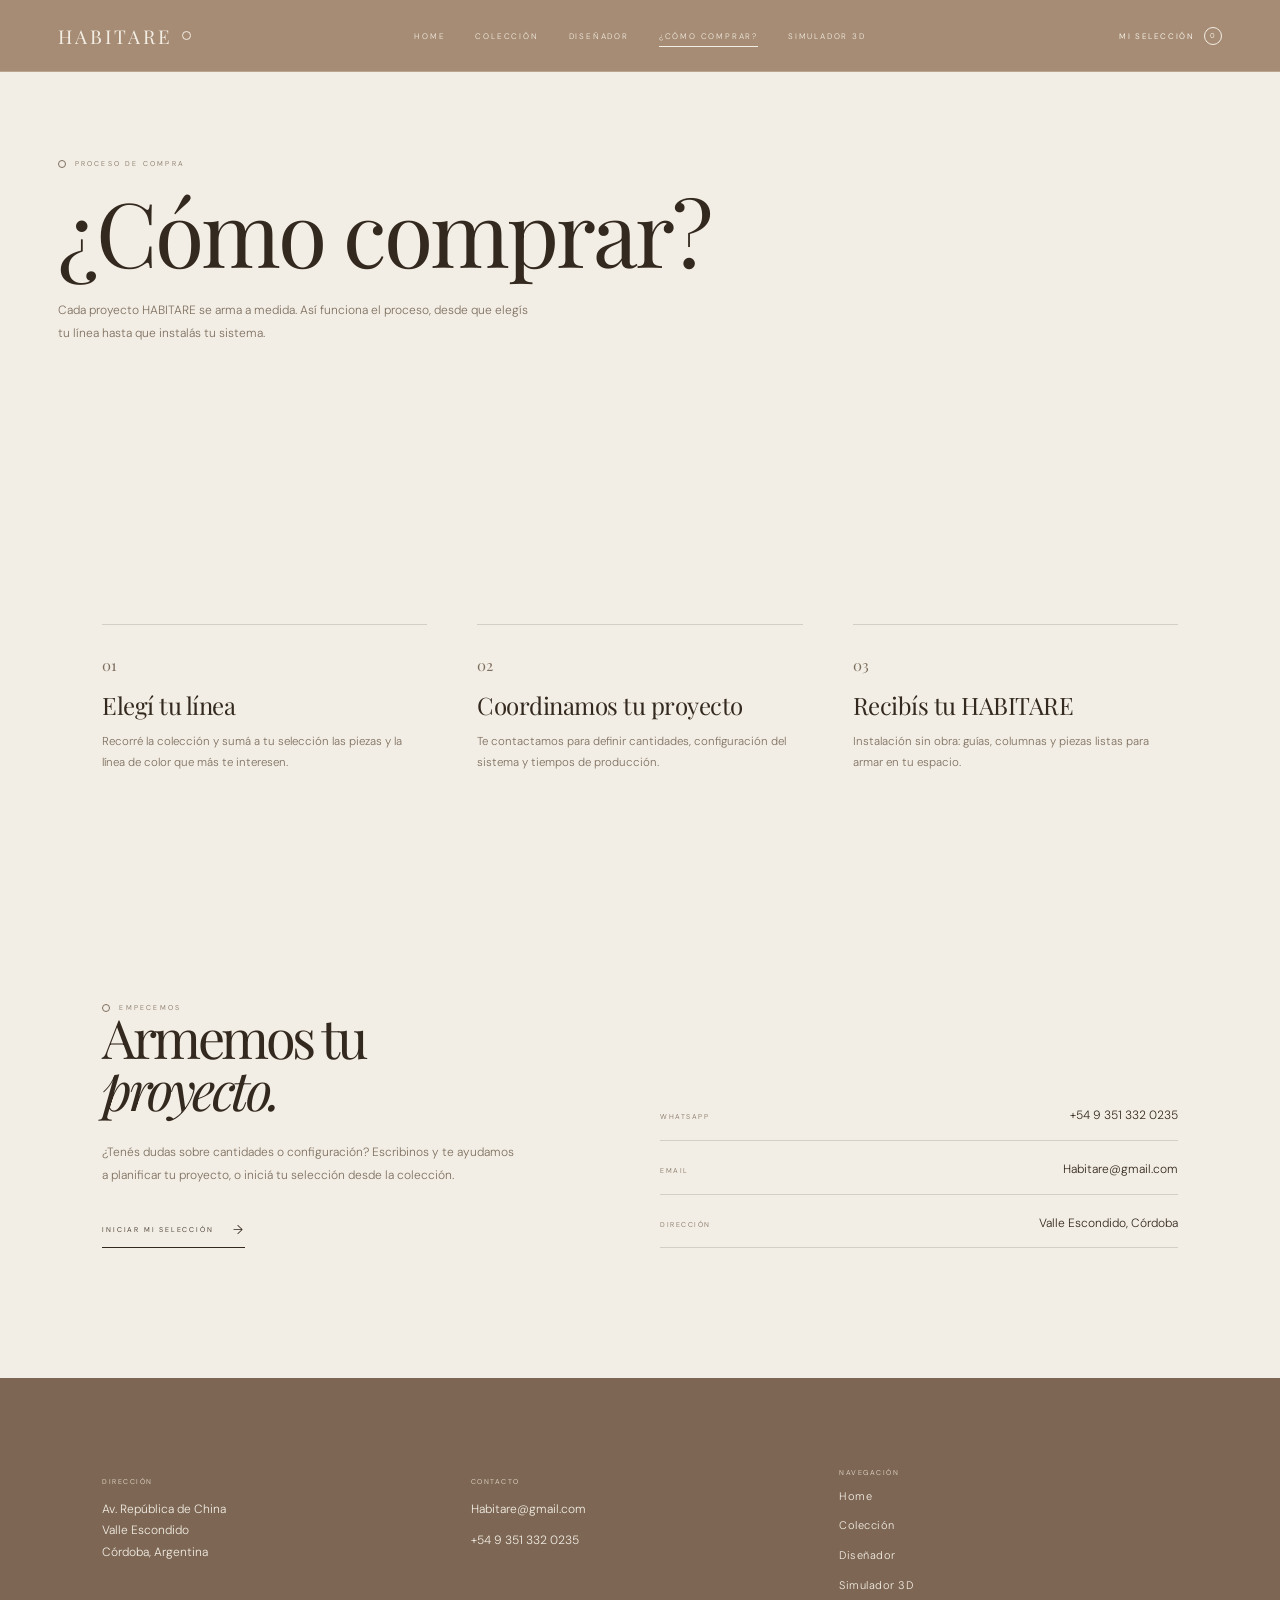
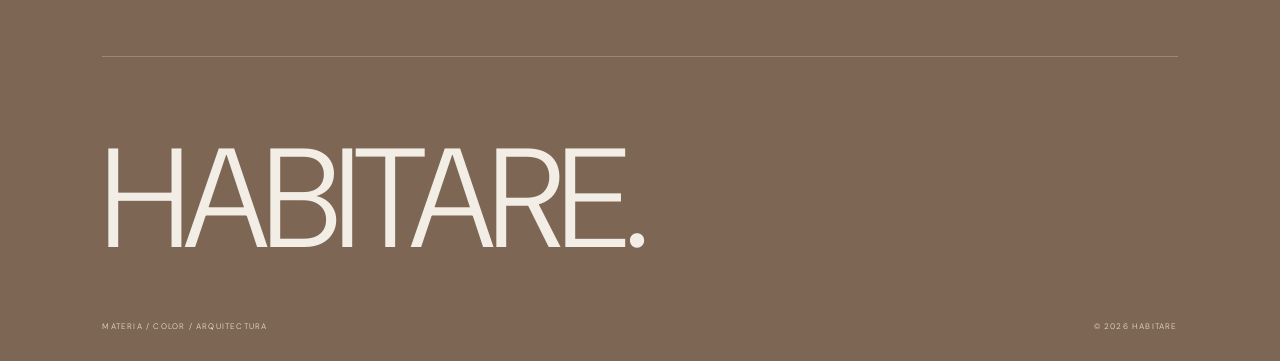
<file: docs/como-comprar.html>
<!DOCTYPE html>
<html lang="es">

<head>
    <meta charset="UTF-8">
    <meta name="viewport" content="width=device-width, initial-scale=1.0">
    <meta name="description" content="Así funciona el proceso de compra de HABITARE: elegí tu línea, coordinamos tu proyecto y recibís tu sistema listo para instalar.">

    <title>¿Cómo comprar? — HABITARE</title>

    <link rel="preconnect" href="https://fonts.googleapis.com">
    <link rel="preconnect" href="https://fonts.gstatic.com" crossorigin>
    <link href="https://fonts.googleapis.com/css2?family=DM+Sans:wght@300;400;500&family=Playfair+Display:ital,wght@0,400;1,400&display=swap" rel="stylesheet">

    <link rel="stylesheet" href="style.css">
</head>

<body>

<header class="header">

    <a href="index.html" class="logo">
        <span class="logo-word">HABITARE</span>
        <span class="logo-ring"></span>
    </a>

    <nav>
        <a href="index.html">Home</a>
        <a href="coleccion.html">Colección</a>
        <a href="disenador.html">Diseñador</a>
        <a href="como-comprar.html" aria-current="page">¿Cómo comprar?</a>
    </nav>

    <div class="header-right">
        <button class="open-selection">
            Mi selección
            <span class="selection-number">0</span>
        </button>
        <button class="menu-toggle" aria-label="Abrir menú"><span></span></button>
    </div>

</header>

<nav class="mobile-nav">
    <a href="index.html">Home</a>
    <a href="coleccion.html">Colección</a>
    <a href="disenador.html">Diseñador</a>
    <a href="como-comprar.html">¿Cómo comprar?</a>
</nav>

<!-- SELECCIÓN -->
<div class="selection-backdrop"></div>

<aside class="selection-panel">
    <div class="selection-top">
        <div>
            <small>HABITARE</small>
            <h2>Mi selección</h2>
        </div>
        <button class="close-selection" aria-label="Cerrar">×</button>
    </div>

    <div class="selection-content"></div>

    <div class="selection-empty">
        <h3>Todavía no armaste tu selección</h3>
        <p>Recorré la colección y sumá las piezas que más te gusten.</p>
    </div>

    <div class="selection-bottom">
        <div class="selection-count-line"></div>
        <p>Con tu selección armada, coordinamos cantidades, configuración y tiempos de producción a medida.</p>
        <a class="quote-btn whatsapp" target="_blank" rel="noopener">SOLICITAR POR WHATSAPP →</a>
        <a class="quote-btn email">ENVIAR POR EMAIL →</a>
    </div>
</aside>


<main>

<!-- HERO -->
<section class="page-hero">
    <span class="overline">PROCESO DE COMPRA</span>
    <h1>¿Cómo comprar?</h1>
    <p>
        Cada proyecto HABITARE se arma a medida. Así funciona el proceso,
        desde que elegís tu línea hasta que instalás tu sistema.
    </p>
</section>


<!-- PASOS -->
<section class="proceso">

    <div class="steps">

        <div class="step">
            <span class="step-number">01</span>
            <h3>Elegí tu línea</h3>
            <p>Recorré la colección y sumá a tu selección las piezas y la línea de color que más te interesen.</p>
        </div>

        <div class="step">
            <span class="step-number">02</span>
            <h3>Coordinamos tu proyecto</h3>
            <p>Te contactamos para definir cantidades, configuración del sistema y tiempos de producción.</p>
        </div>

        <div class="step">
            <span class="step-number">03</span>
            <h3>Recibís tu HABITARE</h3>
            <p>Instalación sin obra: guías, columnas y piezas listas para armar en tu espacio.</p>
        </div>

    </div>

</section>


<!-- CONTACTO -->
<section class="contact-block" id="contacto">

    <div>
        <span class="overline">EMPECEMOS</span>
        <h2>Armemos tu<br><i>proyecto.</i></h2>
        <p style="margin-top:26px;font-size:12px;line-height:1.9;color:var(--muted);max-width:420px;">
            ¿Tenés dudas sobre cantidades o configuración? Escribinos y te
            ayudamos a planificar tu proyecto, o iniciá tu selección desde la
            colección.
        </p>
        <div class="hero-ctas" style="margin-top:34px;">
            <a href="coleccion.html" class="btn-line">
                INICIAR MI SELECCIÓN
                <span>→</span>
            </a>
        </div>
    </div>

    <div class="contact-methods">
        <div class="contact-method">
            <span>WHATSAPP</span>
            <a href="https://wa.me/5493513320235" target="_blank" rel="noopener">+54 9 351 332 0235</a>
        </div>
        <div class="contact-method">
            <span>EMAIL</span>
            <a href="mailto:Habitare@gmail.com">Habitare@gmail.com</a>
        </div>
        <div class="contact-method">
            <span>DIRECCIÓN</span>
            <span>Valle Escondido, Córdoba</span>
        </div>
    </div>

</section>

</main>


<!-- FOOTER -->
<footer class="site-footer">

    <div class="footer-top">

        <div class="footer-col">
            <span>DIRECCIÓN</span>
            <p>Av. República de China<br>Valle Escondido<br>Córdoba, Argentina</p>
        </div>

        <div class="footer-col">
            <span>CONTACTO</span>
            <a href="mailto:Habitare@gmail.com">Habitare@gmail.com</a>
            <a href="https://wa.me/5493513320235" target="_blank" rel="noopener">+54 9 351 332 0235</a>
        </div>

        <div class="footer-col footer-nav">
            <span>NAVEGACIÓN</span>
            <a href="index.html">Home</a>
            <a href="coleccion.html">Colección</a>
            <a href="disenador.html">Diseñador</a>
        </div>

    </div>

    <div class="footer-word">HABITARE.</div>

    <div class="footer-bottom">
        <span>MATERIA / COLOR / ARQUITECTURA</span>
        <span>© 2026 HABITARE</span>
    </div>

</footer>

<script src="script.js"></script>

</body>
</html>
</file>
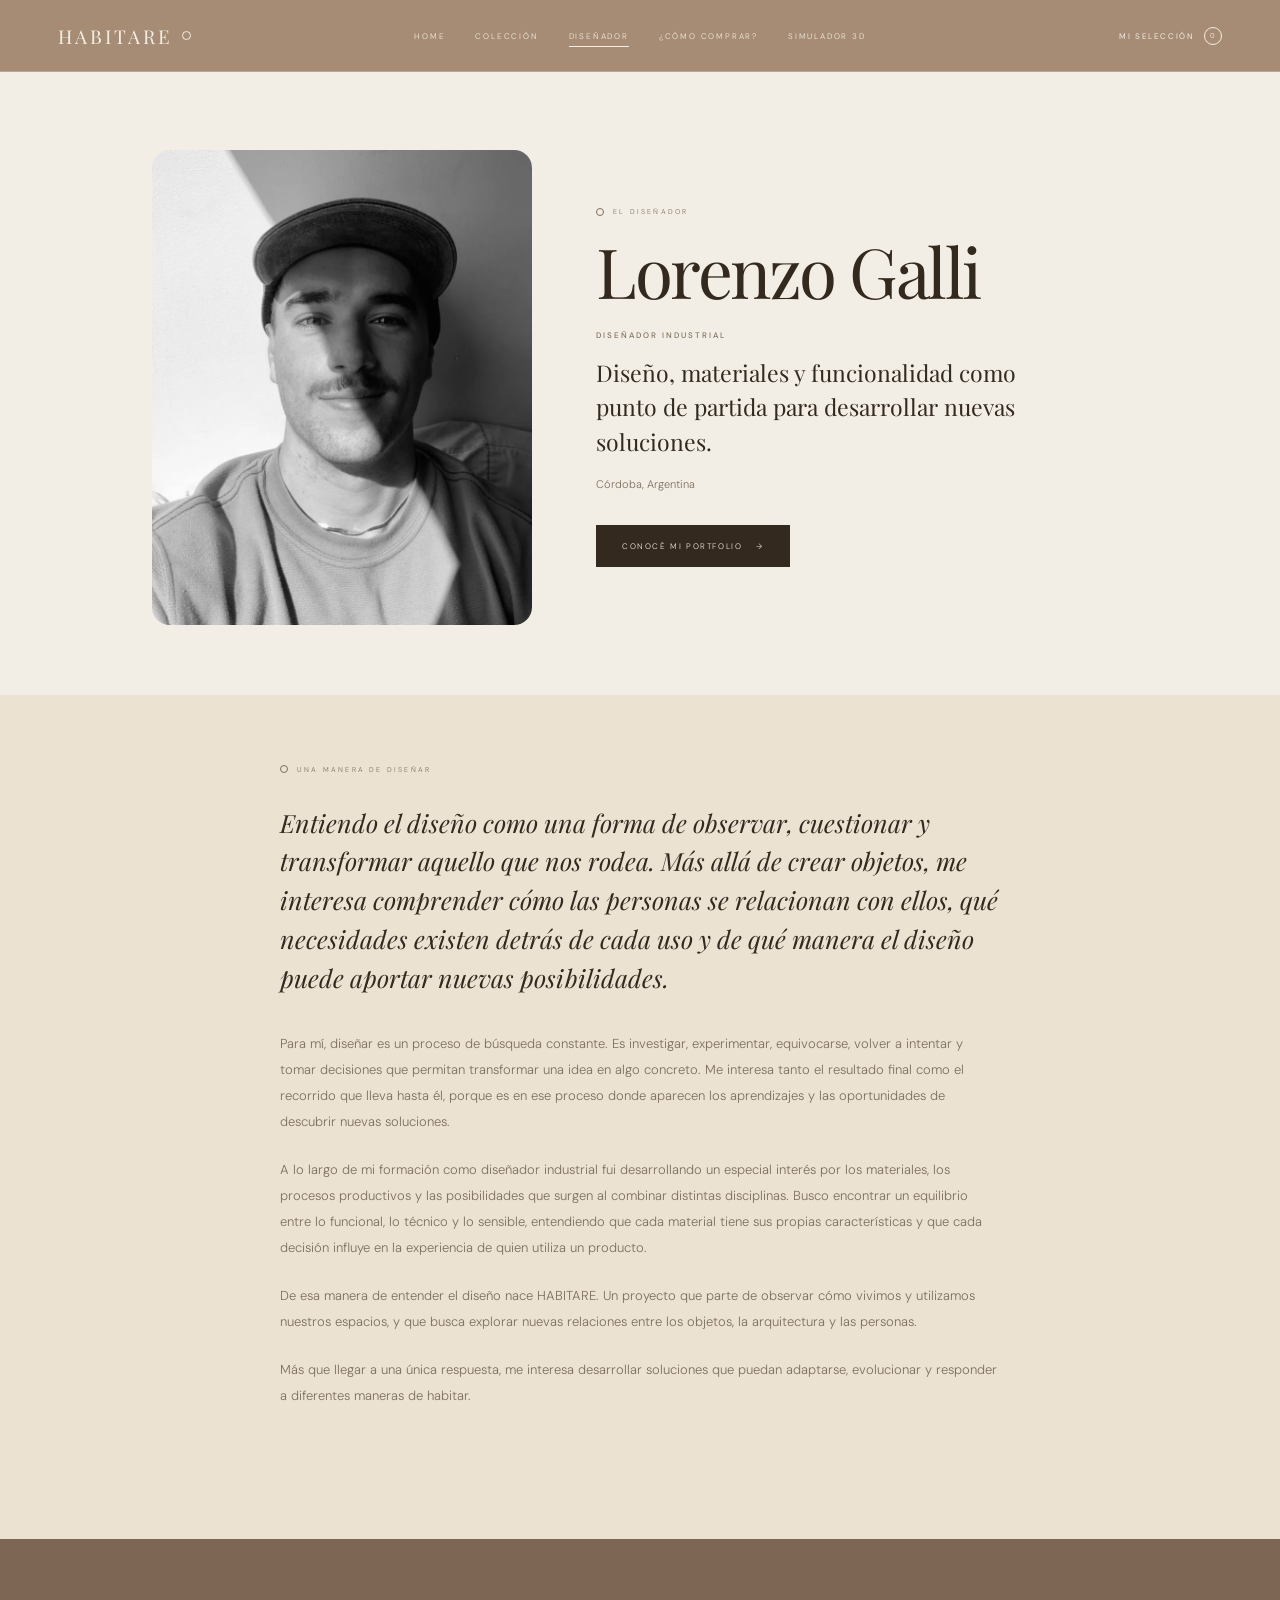
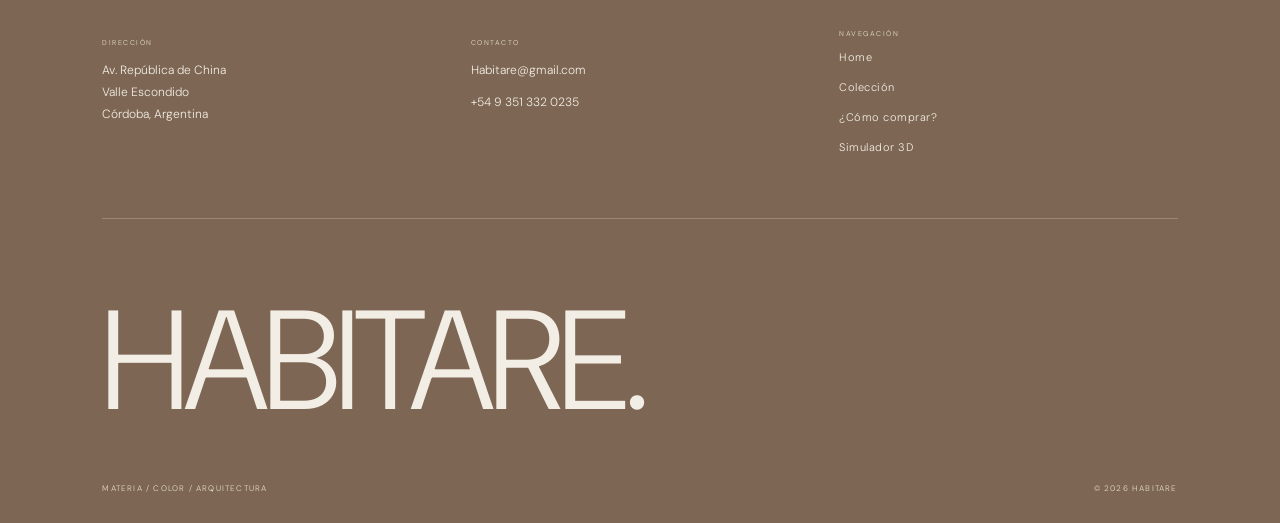
<file: docs/disenador.html>
<!DOCTYPE html>
<html lang="es">

<head>
    <meta charset="UTF-8">
    <meta name="viewport" content="width=device-width, initial-scale=1.0">
    <meta name="description" content="Conocé la historia y el enfoque de diseño detrás de HABITARE.">

    <title>Diseñador — HABITARE</title>

    <link rel="preconnect" href="https://fonts.googleapis.com">
    <link rel="preconnect" href="https://fonts.gstatic.com" crossorigin>
    <link href="https://fonts.googleapis.com/css2?family=DM+Sans:wght@300;400;500&family=Playfair+Display:ital,wght@0,400;1,400&display=swap" rel="stylesheet">

    <link rel="stylesheet" href="style.css">

    <style>
        /* ===== Página Diseñador ===== */
        .disenador-perfil {
            padding: 150px 8vw 70px;
            display: grid;
            grid-template-columns: minmax(0, 5fr) minmax(0, 7fr);
            gap: 64px;
            align-items: center;
            max-width: 1180px;
            margin: 0 auto;
        }

        .disenador-foto img {
            width: 100%;
            height: auto;
            aspect-ratio: 4 / 5;
            object-fit: cover;
            border-radius: 18px;
        }

        .disenador-datos h1 {
            margin-top: 22px;
            font-size: clamp(44px, 5.4vw, 76px);
            letter-spacing: -2.5px;
        }

        .disenador-rol {
            margin-top: 26px;
            font-size: 8px;
            letter-spacing: 2px;
            font-weight: 500;
            color: var(--muted);
        }

        .disenador-frase {
            margin-top: 16px;
            max-width: 440px;
            font-family: "Playfair Display", serif;
            font-size: clamp(18px, 1.8vw, 23px);
            line-height: 1.5;
        }

        .disenador-lugar {
            margin-top: 18px;
            font-size: 11px;
            color: var(--muted);
        }

        .disenador-btn {
            margin-top: 34px;
            display: inline-flex;
            align-items: center;
            gap: 14px;
            padding: 16px 26px;
            background: var(--ink);
            color: var(--cream);
            font-size: 8px;
            letter-spacing: 1.6px;
            text-transform: uppercase;
            transition: opacity .3s ease;
        }

        .disenador-btn:hover {
            opacity: .8;
        }

        .disenador-texto {
            padding: 70px 8vw 130px;
            background: var(--cream-soft);
        }

        .disenador-texto-inner {
            max-width: 720px;
            margin-left: auto;
            margin-right: auto;
        }

        .disenador-texto p {
            font-size: 13px;
            line-height: 2;
            color: var(--muted);
        }

        .disenador-texto p + p {
            margin-top: 22px;
        }

        .disenador-texto p.disenador-lead {
            margin-top: 30px;
            font-family: "Playfair Display", serif;
            font-style: italic;
            font-size: clamp(19px, 2.1vw, 25px);
            line-height: 1.55;
            color: var(--ink);
        }

        .disenador-texto p.disenador-lead + p {
            margin-top: 34px;
        }

        @media (max-width: 800px) {
            .disenador-perfil {
                grid-template-columns: 1fr;
                gap: 40px;
                padding: 110px 6vw 50px;
            }

            .disenador-foto {
                max-width: 420px;
            }

            .disenador-texto {
                padding: 60px 6vw 90px;
            }
        }
    </style>
</head>

<body>

<header class="header">

    <a href="index.html" class="logo">
        <span class="logo-word">HABITARE</span>
        <span class="logo-ring"></span>
    </a>

    <nav>
        <a href="index.html">Home</a>
        <a href="coleccion.html">Colección</a>
        <a href="disenador.html" aria-current="page">Diseñador</a>
        <a href="como-comprar.html">¿Cómo comprar?</a>
    </nav>

    <div class="header-right">
        <button class="open-selection">
            Mi selección
            <span class="selection-number">0</span>
        </button>
        <button class="menu-toggle" aria-label="Abrir menú"><span></span></button>
    </div>

</header>

<nav class="mobile-nav">
    <a href="index.html">Home</a>
    <a href="coleccion.html">Colección</a>
    <a href="disenador.html">Diseñador</a>
    <a href="como-comprar.html">¿Cómo comprar?</a>
</nav>

<!-- SELECCIÓN -->
<div class="selection-backdrop"></div>

<aside class="selection-panel">
    <div class="selection-top">
        <div>
            <small>HABITARE</small>
            <h2>Mi selección</h2>
        </div>
        <button class="close-selection" aria-label="Cerrar">×</button>
    </div>

    <div class="selection-content"></div>

    <div class="selection-empty">
        <h3>Todavía no armaste tu selección</h3>
        <p>Recorré la colección y sumá las piezas que más te gusten.</p>
    </div>

    <div class="selection-bottom">
        <div class="selection-count-line"></div>
        <p>Con tu selección armada, coordinamos cantidades, configuración y tiempos de producción a medida.</p>
        <a class="quote-btn whatsapp" target="_blank" rel="noopener">SOLICITAR POR WHATSAPP →</a>
        <a class="quote-btn email">ENVIAR POR EMAIL →</a>
    </div>
</aside>


<main>

<!-- PERFIL -->
<section class="disenador-perfil">

    <div class="disenador-foto">
        <img src="assets/images/lorenzo-galli.webp" alt="Retrato en blanco y negro de Lorenzo Galli, diseñador industrial" width="800" height="1000">
    </div>

    <div class="disenador-datos">
        <span class="overline">EL DISEÑADOR</span>
        <h1>Lorenzo Galli</h1>
        <p class="disenador-rol">DISEÑADOR INDUSTRIAL</p>
        <p class="disenador-frase">Diseño, materiales y funcionalidad como punto de partida para desarrollar nuevas soluciones.</p>
        <p class="disenador-lugar">Córdoba, Argentina</p>
        <a class="disenador-btn" href="https://online.fliphtml5.com/htvpox/wthn/#p=1" target="_blank" rel="noopener">Conocé mi portfolio <span aria-hidden="true">→</span></a>
    </div>

</section>

<!-- MANERA DE DISEÑAR -->
<section class="disenador-texto">
    <div class="disenador-texto-inner">

        <span class="overline">UNA MANERA DE DISEÑAR</span>

        <p class="disenador-lead">
            Entiendo el diseño como una forma de observar, cuestionar y transformar aquello que nos rodea. Más allá de crear objetos, me interesa comprender cómo las personas se relacionan con ellos, qué necesidades existen detrás de cada uso y de qué manera el diseño puede aportar nuevas posibilidades.
        </p>

        <p>
            Para mí, diseñar es un proceso de búsqueda constante. Es investigar, experimentar, equivocarse, volver a intentar y tomar decisiones que permitan transformar una idea en algo concreto. Me interesa tanto el resultado final como el recorrido que lleva hasta él, porque es en ese proceso donde aparecen los aprendizajes y las oportunidades de descubrir nuevas soluciones.
        </p>

        <p>
            A lo largo de mi formación como diseñador industrial fui desarrollando un especial interés por los materiales, los procesos productivos y las posibilidades que surgen al combinar distintas disciplinas. Busco encontrar un equilibrio entre lo funcional, lo técnico y lo sensible, entendiendo que cada material tiene sus propias características y que cada decisión influye en la experiencia de quien utiliza un producto.
        </p>

        <p>
            De esa manera de entender el diseño nace HABITARE. Un proyecto que parte de observar cómo vivimos y utilizamos nuestros espacios, y que busca explorar nuevas relaciones entre los objetos, la arquitectura y las personas.
        </p>

        <p>
            Más que llegar a una única respuesta, me interesa desarrollar soluciones que puedan adaptarse, evolucionar y responder a diferentes maneras de habitar.
        </p>

    </div>
</section>

</main>


<!-- FOOTER -->
<footer class="site-footer">

    <div class="footer-top">

        <div class="footer-col">
            <span>DIRECCIÓN</span>
            <p>Av. República de China<br>Valle Escondido<br>Córdoba, Argentina</p>
        </div>

        <div class="footer-col">
            <span>CONTACTO</span>
            <a href="mailto:Habitare@gmail.com">Habitare@gmail.com</a>
            <a href="https://wa.me/5493513320235" target="_blank" rel="noopener">+54 9 351 332 0235</a>
        </div>

        <div class="footer-col footer-nav">
            <span>NAVEGACIÓN</span>
            <a href="index.html">Home</a>
            <a href="coleccion.html">Colección</a>
            <a href="como-comprar.html">¿Cómo comprar?</a>
        </div>

    </div>

    <div class="footer-word">HABITARE.</div>

    <div class="footer-bottom">
        <span>MATERIA / COLOR / ARQUITECTURA</span>
        <span>© 2026 HABITARE</span>
    </div>

</footer>

<script src="script.js"></script>

</body>
</html>
</file>
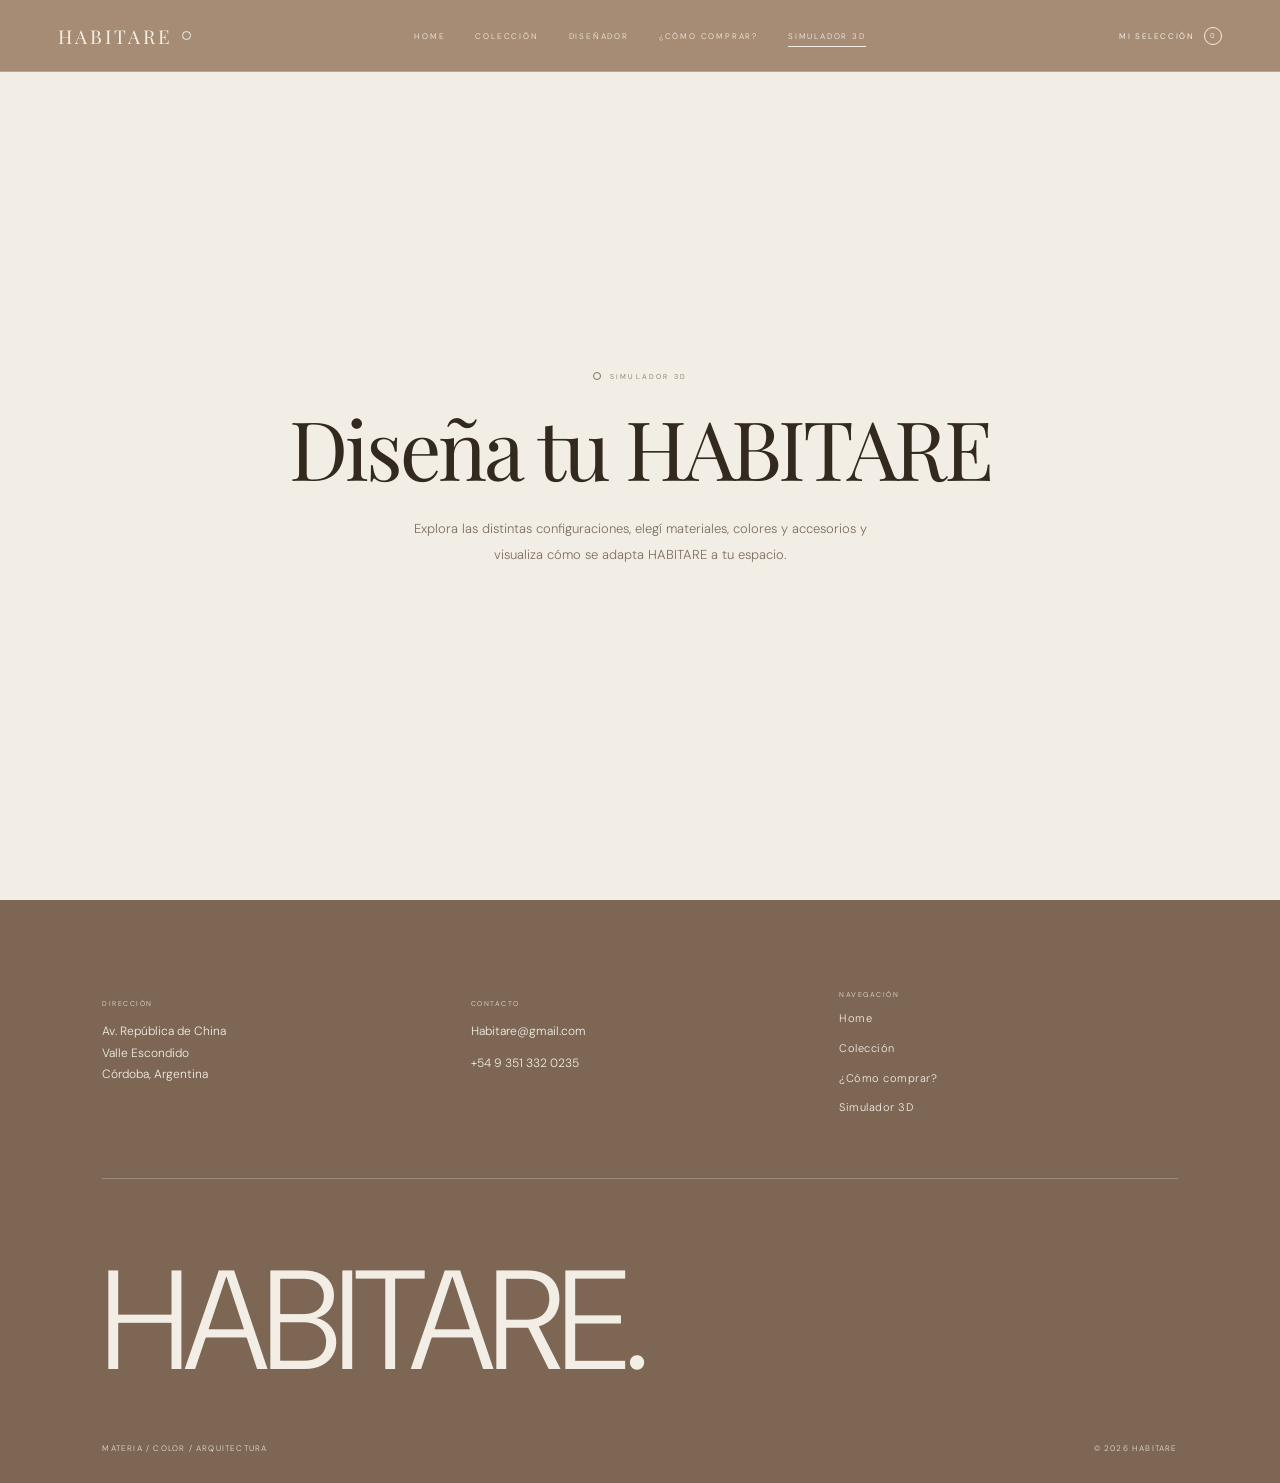
<file: docs/simulador-3d.html>
<!DOCTYPE html>
<html lang="es">

<head>
    <meta charset="UTF-8">
    <meta name="viewport" content="width=device-width, initial-scale=1.0">
    <meta name="description" content="Simulador 3D de HABITARE: explorá configuraciones, materiales, colores y accesorios.">

    <title>Simulador 3D — HABITARE</title>

    <link rel="preconnect" href="https://fonts.googleapis.com">
    <link rel="preconnect" href="https://fonts.gstatic.com" crossorigin>
    <link href="https://fonts.googleapis.com/css2?family=DM+Sans:wght@300;400;500&family=Playfair+Display:ital,wght@0,400;1,400&display=swap" rel="stylesheet">

    <link rel="stylesheet" href="style.css">

    <style>
        /* ===== Página Simulador 3D ===== */
        .simulador {
            min-height: 100vh;
            padding: 140px 8vw 100px;
            display: flex;
            flex-direction: column;
            align-items: center;
            justify-content: center;
            text-align: center;
        }

        .simulador h1 {
            margin-top: 28px;
            font-size: clamp(44px, 6.4vw, 92px);
            letter-spacing: -3px;
        }

        .simulador p {
            margin-top: 30px;
            max-width: 480px;
            font-size: 13px;
            line-height: 2;
            color: var(--muted);
        }

        .simulador .overline {
            justify-content: center;
        }

        @media (max-width: 600px) {
            .simulador {
                padding: 120px 6vw 80px;
            }
        }
    </style>
</head>

<body>

<header class="header">

    <a href="index.html" class="logo">
        <span class="logo-word">HABITARE</span>
        <span class="logo-ring"></span>
    </a>

    <nav>
        <a href="index.html">Home</a>
        <a href="coleccion.html">Colección</a>
        <a href="disenador.html">Diseñador</a>
        <a href="como-comprar.html">¿Cómo comprar?</a>
        <a href="simulador-3d.html" aria-current="page">Simulador 3D</a>
    </nav>

    <div class="header-right">
        <button class="open-selection">
            Mi selección
            <span class="selection-number">0</span>
        </button>
        <button class="menu-toggle" aria-label="Abrir menú"><span></span></button>
    </div>

</header>

<nav class="mobile-nav">
    <a href="index.html">Home</a>
    <a href="coleccion.html">Colección</a>
    <a href="disenador.html">Diseñador</a>
    <a href="como-comprar.html">¿Cómo comprar?</a>
    <a href="simulador-3d.html">Simulador 3D</a>
</nav>

<!-- SELECCIÓN -->
<div class="selection-backdrop"></div>

<aside class="selection-panel">
    <div class="selection-top">
        <div>
            <small>HABITARE</small>
            <h2>Mi selección</h2>
        </div>
        <button class="close-selection" aria-label="Cerrar">×</button>
    </div>

    <div class="selection-content"></div>

    <div class="selection-empty">
        <h3>Todavía no armaste tu selección</h3>
        <p>Recorré la colección y sumá las piezas que más te gusten.</p>
    </div>

    <div class="selection-bottom">
        <div class="selection-count-line"></div>
        <p>Con tu selección armada, coordinamos cantidades, configuración y tiempos de producción a medida.</p>
        <a class="quote-btn whatsapp" target="_blank" rel="noopener">SOLICITAR POR WHATSAPP →</a>
        <a class="quote-btn email">ENVIAR POR EMAIL →</a>
    </div>
</aside>


<main>

<section class="simulador">
    <span class="overline">SIMULADOR 3D</span>
    <h1>Diseña tu HABITARE</h1>
    <p>
        Explora las distintas configuraciones, elegí materiales, colores y accesorios y visualiza cómo se adapta HABITARE a tu espacio.
    </p>
</section>

</main>


<!-- FOOTER -->
<footer class="site-footer">

    <div class="footer-top">

        <div class="footer-col">
            <span>DIRECCIÓN</span>
            <p>Av. República de China<br>Valle Escondido<br>Córdoba, Argentina</p>
        </div>

        <div class="footer-col">
            <span>CONTACTO</span>
            <a href="mailto:Habitare@gmail.com">Habitare@gmail.com</a>
            <a href="https://wa.me/5493513320235" target="_blank" rel="noopener">+54 9 351 332 0235</a>
        </div>

        <div class="footer-col footer-nav">
            <span>NAVEGACIÓN</span>
            <a href="index.html">Home</a>
            <a href="coleccion.html">Colección</a>
            <a href="como-comprar.html">¿Cómo comprar?</a>
            <a href="simulador-3d.html">Simulador 3D</a>
        </div>

    </div>

    <div class="footer-word">HABITARE.</div>

    <div class="footer-bottom">
        <span>MATERIA / COLOR / ARQUITECTURA</span>
        <span>© 2026 HABITARE</span>
    </div>

</footer>

<script src="script.js"></script>

</body>
</html>
</file>
<file: docs/style.css>
* {
    margin: 0;
    padding: 0;
    box-sizing: border-box;
}

:root {

    /* ===== PALETA HABITARE ===== */
    --cream: #f3eee5;
    --cream-soft: #ebe2d2;

    --taupe: #a68c74;
    --taupe-deep: #7d6754;
    --taupe-pale: #d8c9b7;

    --ink: #33291f;
    --muted: #7d6f5f;
    --muted-on-taupe: #e7dcce;

    --line: rgba(51, 41, 31, .16);
    --line-on-taupe: rgba(255, 255, 255, .22);

    /* líneas de producto — colores reales según ficha de materiales */
    --l-aqua: #b6d5d4;
    --l-ceniza: #282627;
    --l-mostaza: #aa9c54;
    --l-gres: #c9b190;
    --l-hueso: #eceeed;
    --l-terra: #705a4f;
}

html {
    scroll-behavior: smooth;
}

@media (prefers-reduced-motion: reduce) {
    html {
        scroll-behavior: auto;
    }
    * {
        animation-duration: .01ms !important;
        animation-iteration-count: 1 !important;
        transition-duration: .01ms !important;
    }
}

body {
    background: var(--cream);
    color: var(--ink);
    font-family: "DM Sans", sans-serif;
    font-weight: 300;
    overflow-x: hidden;
}

a {
    color: inherit;
    text-decoration: none;
}

button {
    font-family: inherit;
    color: inherit;
    cursor: pointer;
}

img {
    max-width: 100%;
    display: block;
}

:focus-visible {
    outline: 2px solid var(--ink);
    outline-offset: 3px;
}

.overline {
    display: flex;
    align-items: center;
    gap: 9px;
    font-size: 7px;
    letter-spacing: 2.2px;
    color: var(--muted);
}

.overline::before {
    content: "";
    width: 6px;
    height: 6px;
    border-radius: 50%;
    border: 1px solid currentColor;
    flex-shrink: 0;
}

.overline.on-taupe {
    color: var(--muted-on-taupe);
}

h1, h2, h3 {
    font-family: "Playfair Display", serif;
    font-weight: 400;
    line-height: .95;
}

h2 {
    letter-spacing: -3.5px;
}

h1 i, h2 i, h3 i {
    font-style: italic;
}

.section-index {
    font-size: 7px;
    letter-spacing: 2px;
    color: var(--muted);
}

.section-heading {
    display: flex;
    align-items: end;
    justify-content: space-between;
    gap: 20px;
}

.section-heading h2 {
    margin-top: 24px;
    font-size: clamp(52px, 6.5vw, 92px);
}

/* =====================================
   HEADER
===================================== */

.header {
    position: fixed;
    z-index: 500;
    top: 0;
    left: 0;
    width: 100%;
    height: 72px;
    padding: 0 4.5vw;
    display: grid;
    grid-template-columns: 1fr auto 1fr;
    align-items: center;
    background: var(--taupe);
    color: var(--cream);
    border-bottom: 1px solid var(--line-on-taupe);
}

.logo {
    display: flex;
    align-items: center;
    gap: 9px;
    width: fit-content;
    justify-self: start;
}

.logo-word {
    font-family: "Playfair Display", serif;
    font-size: 19px;
    letter-spacing: 3px;
}

.logo-ring {
    width: 9px;
    height: 9px;
    border-radius: 50%;
    border: 1px solid var(--cream);
}

.header nav {
    display: flex;
    gap: 30px;
    justify-self: center;
}

.header nav a {
    position: relative;
    font-size: 8px;
    letter-spacing: 1.8px;
    text-transform: uppercase;
}

.header nav a::after {
    content: "";
    position: absolute;
    bottom: -6px;
    left: 0;
    width: 0;
    height: 1px;
    background: var(--cream);
    transition: width .3s ease;
}

.header nav a:hover::after,
.header nav a[aria-current="page"]::after {
    width: 100%;
}

.header-right {
    justify-self: end;
    display: flex;
    align-items: center;
    gap: 16px;
}

.open-selection {
    border: 0;
    background: transparent;
    display: flex;
    align-items: center;
    gap: 10px;
    font-size: 8px;
    letter-spacing: 1.6px;
    text-transform: uppercase;
}

.selection-number {
    width: 18px;
    height: 18px;
    display: grid;
    place-items: center;
    border: 1px solid var(--cream);
    border-radius: 50%;
    font-size: 7px;
}

.menu-toggle {
    display: none;
    border: 0;
    background: transparent;
    width: 22px;
    height: 15px;
    position: relative;
}

.menu-toggle span,
.menu-toggle span::before,
.menu-toggle span::after {
    content: "";
    position: absolute;
    left: 0;
    width: 100%;
    height: 1px;
    background: var(--cream);
    transition: transform .3s ease, opacity .3s ease;
}

.menu-toggle span {
    top: 7px;
}

.menu-toggle span::before {
    top: -6px;
}

.menu-toggle span::after {
    top: 6px;
}

body.menu-open .menu-toggle span {
    background: transparent;
}

body.menu-open .menu-toggle span::before {
    transform: translateY(6px) rotate(45deg);
}

body.menu-open .menu-toggle span::after {
    transform: translateY(-6px) rotate(-45deg);
}

/* =====================================
   MOBILE NAV
===================================== */

.mobile-nav {
    position: fixed;
    z-index: 400;
    top: 72px;
    left: 0;
    width: 100%;
    max-height: 0;
    overflow: hidden;
    background: var(--taupe);
    transition: max-height .4s ease;
}

body.menu-open .mobile-nav {
    max-height: 340px;
}

.mobile-nav a {
    display: block;
    padding: 16px 6vw;
    border-top: 1px solid var(--line-on-taupe);
    font-size: 12px;
    letter-spacing: 1.5px;
    text-transform: uppercase;
    color: var(--cream);
}

/* =====================================
   HERO
===================================== */

.hero {
    min-height: 92vh;
    padding: 72px 4.5vw 45px;
    display: grid;
    grid-template-columns: 44% 56%;
    align-items: center;
    position: relative;
}

.hero-copy {
    max-width: 540px;
}

.hero-meta {
    width: 300px;
    display: flex;
    justify-content: space-between;
    font-size: 7px;
    letter-spacing: 2px;
    color: var(--muted);
}

.hero h1 {
    margin-top: 40px;
    font-size: clamp(56px, 7.4vw, 108px);
    letter-spacing: -4px;
}

.hero-copy > p {
    width: 340px;
    max-width: 100%;
    margin-top: 40px;
    font-size: 12px;
    line-height: 1.9;
    color: var(--muted);
}

.hero-ctas {
    display: flex;
    flex-wrap: wrap;
    gap: 30px;
    margin-top: 40px;
}

.btn-line {
    display: inline-flex;
    align-items: center;
    gap: 20px;
    padding-bottom: 9px;
    border-bottom: 1px solid var(--ink);
    font-size: 7px;
    letter-spacing: 1.8px;
    text-transform: uppercase;
}

.btn-line span {
    font-size: 13px;
}

.btn-line.quiet {
    border-bottom-color: var(--line);
    color: var(--muted);
}

/* Foto de portada: ocupa la derecha del hero y se funde con el fondo crema */
.hero {
    overflow: hidden;
    isolation: isolate;
}

.hero-copy {
    position: relative;
    z-index: 1;
}

.hero-photo {
    position: absolute;
    z-index: -1;
    top: 72px;
    right: 0;
    bottom: 0;
    width: 80%;
    -webkit-mask-image: linear-gradient(to right, transparent 0%, #000 16%);
    mask-image: linear-gradient(to right, transparent 0%, #000 16%);
}

.hero-photo img {
    width: 100%;
    height: 100%;
    object-fit: cover;
    object-position: 50% 62%;
}

.hero-bottom {
    position: absolute;
    left: 4.5vw;
    bottom: 26px;
    font-size: 7px;
    letter-spacing: 2px;
    color: var(--muted);
}

/* =====================================
   PAGE HERO (páginas internas)
===================================== */

.page-hero {
    min-height: 46vh;
    padding: 150px 4.5vw 60px;
    display: flex;
    flex-direction: column;
    justify-content: center;
}

.page-hero h1 {
    margin-top: 20px;
    font-size: clamp(48px, 7vw, 92px);
    letter-spacing: -3px;
}

.page-hero p {
    margin-top: 26px;
    max-width: 480px;
    font-size: 12px;
    line-height: 1.9;
    color: var(--muted);
}

/* =====================================
   CONCEPTO / MANIFIESTO
===================================== */

.manifesto {
    padding: 120px 9vw;
    display: grid;
    grid-template-columns: 150px 1fr;
    gap: 60px;
    background: var(--cream-soft);
}

.side-label {
    font-size: 7px;
    letter-spacing: 2px;
    color: var(--muted);
}

.manifesto-inner {
    max-width: 1040px;
}

.manifesto h2 {
    margin-top: 40px;
    font-size: clamp(46px, 6vw, 82px);
}

.manifesto-text {
    max-width: 720px;
    margin-top: 60px;
    display: grid;
    grid-template-columns: 1fr 1fr;
    gap: 60px;
}

.manifesto-text p {
    font-size: 12px;
    line-height: 2;
    color: var(--muted);
}

.pull-quote {
    max-width: 420px;
    margin-top: 60px;
    margin-left: auto;
    padding: 30px 0 0 26px;
    border-left: 1px solid var(--ink);
}

.pull-quote p {
    font-family: "Playfair Display", serif;
    font-style: italic;
    font-size: 20px;
    line-height: 1.5;
}

/* =====================================
   PRODUCTO / MODULO
===================================== */

.product {
    padding: 130px 8vw;
}

.product-grid {
    margin-top: 90px;
    display: grid;
    grid-template-columns: 38% 62%;
    align-items: center;
    gap: 40px;
}

.product-details {
    max-width: 400px;
}

.product-code {
    font-size: 7px;
    letter-spacing: 2px;
    color: var(--muted);
}

.product-details h3 {
    margin-top: 24px;
    font-size: 42px;
    letter-spacing: -1px;
}

.product-details > p {
    margin-top: 26px;
    font-size: 12px;
    line-height: 2;
    color: var(--muted);
}

.product-details > p + p {
    margin-top: 14px;
}

.specifications {
    margin-top: 40px;
    border-top: 1px solid var(--line);
}

.specifications div {
    min-height: 42px;
    display: flex;
    align-items: center;
    justify-content: space-between;
    gap: 20px;
    border-bottom: 1px solid var(--line);
}

.specifications span,
.specifications strong {
    font-size: 7px;
    letter-spacing: 1px;
    font-weight: 400;
}

.specifications span {
    color: var(--muted);
    flex-shrink: 0;
}

.specifications strong {
    text-align: right;
}

.product-display {
    display: flex;
    align-items: center;
    justify-content: center;
    position: relative;
    padding: 20px;
}

.product-display img {
    width: min(640px, 100%);
    filter: drop-shadow(0 35px 60px rgba(35, 28, 20, .16));
}

.dual-box {
    margin-top: 60px;
    padding: 52px 8vw 56px;
    background: linear-gradient(180deg, rgba(239, 233, 224, 0.7), rgba(239, 233, 224, 1));
    border-top: 1px solid var(--line);
    border-bottom: 1px solid var(--line);
    display: grid;
    grid-template-columns: minmax(220px, 310px) 1fr;
    gap: 32px 40px;
    align-items: start;
}

.dual-box-heading {
    display: flex;
    flex-direction: column;
    gap: 12px;
}

.dual-box .overline {
    margin-top: 0;
    font-size: clamp(2.8rem, 4.9vw, 5.6rem);
    line-height: 0.82;
    letter-spacing: -0.08em;
}

.dual-box-heading h3 {
    margin: 0;
    font-family: "Playfair Display", serif;
    font-weight: 400;
    font-size: clamp(1.4rem, 2vw, 2.1rem);
    line-height: 1.1;
    letter-spacing: -0.04em;
    color: var(--ink);
}

.dual-box-text {
    display: grid;
    grid-template-columns: 1fr 1fr;
    gap: 40px;
    align-items: start;
}

.dual-box-text p {
    font-size: 13px;
    line-height: 1.9;
    color: var(--muted);
}

.dual-box-visual {
    grid-column: 2;
    display: flex;
    justify-content: flex-start;
    margin-top: 8px;
}

.dual-box-visual img {
    width: min(560px, 100%);
    height: auto;
    filter: drop-shadow(0 22px 30px rgba(35, 28, 20, .14));
}

/* =====================================
   STATEMENT BAND
===================================== */

.statement {
    padding: 140px 8vw;
    background: var(--taupe-deep);
    color: var(--cream);
    display: grid;
    grid-template-columns: 1fr 1fr;
    gap: 40px;
}

.statement h2 {
    font-size: clamp(38px, 4.6vw, 60px);
    line-height: 1.05;
    letter-spacing: -1px;
    text-transform: uppercase;
}

.statement-list {
    align-self: center;
    display: flex;
    flex-direction: column;
    gap: 34px;
}

.statement-item {
    padding-bottom: 28px;
    border-bottom: 1px solid var(--line-on-taupe);
}

.statement-item:last-child {
    border-bottom: 0;
    padding-bottom: 0;
}

.statement-item h4 {
    font-family: "Playfair Display", serif;
    font-weight: 400;
    font-style: italic;
    font-size: 19px;
}

.statement-item p {
    margin-top: 8px;
    font-size: 11.5px;
    line-height: 1.7;
    color: var(--muted-on-taupe);
}

/* =====================================
   PROCESO (Cómo funciona / Cómo comprar)
===================================== */

.proceso {
    padding: 130px 8vw;
}

.proceso-intro {
    max-width: 620px;
    margin-top: 30px;
    font-size: 12px;
    line-height: 1.9;
    color: var(--muted);
}

.steps {
    margin-top: 80px;
    display: grid;
    grid-template-columns: repeat(3, 1fr);
    gap: 50px;
}

.step {
    position: relative;
    padding-top: 30px;
    border-top: 1px solid var(--line);
}

.step-number {
    font-family: "Playfair Display", serif;
    font-size: 15px;
    color: var(--muted);
}

.step h3 {
    margin-top: 18px;
    font-size: 24px;
    letter-spacing: -.5px;
}

.step p {
    margin-top: 14px;
    font-size: 11.5px;
    line-height: 1.85;
    color: var(--muted);
}

/* =====================================
   USOS
===================================== */

.usos {
    padding: 130px 8vw;
    background: var(--cream-soft);
}

.usos-gallery {
    margin-top: 80px;
    display: grid;
    grid-template-columns: repeat(4, minmax(0, 1fr));
    gap: 18px;
}

.uso-photo {
    position: relative;
    overflow: hidden;
    min-height: 340px;
    border: 1px solid var(--line);
    background: #ddd;
}

.uso-photo-large {
    grid-column: span 2;
    min-height: 420px;
}

.uso-photo-wide {
    grid-column: span 2;
    min-height: 420px;
}

.uso-photo img {
    display: block;
    width: 100%;
    height: 100%;
    object-fit: cover;
    filter: saturate(0.82) contrast(1.05);
    transition: transform 240ms ease;
}

.uso-photo:hover img {
    transform: scale(1.02);
}

/* =====================================
   NEWSLETTER
===================================== */

.newsletter {
    padding: 90px 8vw;
    background: var(--taupe);
    color: var(--cream);
    display: flex;
    flex-direction: column;
    align-items: center;
    text-align: center;
}

.newsletter p {
    margin-top: 18px;
    max-width: 420px;
    font-size: 11.5px;
    line-height: 1.8;
    color: var(--muted-on-taupe);
}

.newsletter-form {
    margin-top: 34px;
    display: flex;
    width: min(420px, 100%);
    border-bottom: 1px solid var(--cream);
}

.newsletter-form input {
    flex: 1;
    background: transparent;
    border: 0;
    padding: 12px 4px;
    color: var(--cream);
    font-size: 11px;
    font-family: inherit;
}

.newsletter-form input::placeholder {
    color: var(--muted-on-taupe);
}

.newsletter-form button {
    border: 0;
    background: transparent;
    padding: 0 6px;
    font-size: 7px;
    letter-spacing: 1.8px;
    color: var(--cream);
    white-space: nowrap;
}

.newsletter-note {
    margin-top: 14px;
    font-size: 9.5px;
    letter-spacing: .3px;
    color: var(--muted-on-taupe);
    min-height: 12px;
}

/* =====================================
   CONTACTO (Diseñador / Cómo comprar)
===================================== */

.contact-block {
    padding: 100px 8vw 130px;
    display: grid;
    grid-template-columns: 1fr 1fr;
    gap: 40px;
}

.contact-block h2 {
    font-size: clamp(36px, 4.4vw, 54px);
}

.contact-methods {
    display: flex;
    flex-direction: column;
    gap: 20px;
    align-self: end;
}

.contact-method {
    display: flex;
    justify-content: space-between;
    align-items: baseline;
    padding-bottom: 16px;
    border-bottom: 1px solid var(--line);
    font-size: 12px;
}

.contact-method span:first-child {
    font-size: 7px;
    letter-spacing: 1.5px;
    color: var(--muted);
}

.contact-method a {
    border-bottom: 1px solid transparent;
    transition: border-color .3s;
}

.contact-method a:hover {
    border-bottom-color: var(--ink);
}

/* =====================================
   PLACEHOLDER (Diseñador)
===================================== */

.placeholder-note {
    margin: 0 8vw 60px;
    padding: 18px 22px;
    border: 1px dashed var(--line);
    font-size: 10.5px;
    line-height: 1.8;
    color: var(--muted);
    max-width: 700px;
}

.bio-grid {
    padding: 0 8vw 130px;
    display: grid;
    grid-template-columns: 220px 1fr;
    gap: 60px;
}

.bio-grid h3 {
    font-size: 30px;
}

.bio-grid p {
    margin-top: 20px;
    font-size: 12px;
    line-height: 2;
    color: var(--muted);
    max-width: 620px;
}

.bio-facts {
    display: flex;
    flex-direction: column;
    gap: 24px;
}

.bio-facts div {
    border-top: 1px solid var(--line);
    padding-top: 10px;
}

.bio-facts span {
    display: block;
    font-size: 7px;
    letter-spacing: 1.5px;
    color: var(--muted);
}

.bio-facts strong {
    font-family: "Playfair Display", serif;
    font-weight: 400;
    font-size: 14px;
}

/* =====================================
   COLECCIÓN — LÍNEAS
===================================== */

.lineas {
    padding: 130px 8vw;
}

.lineas-grid {
    margin-top: 80px;
    display: grid;
    grid-template-columns: repeat(3, 1fr);
    border-top: 1px solid var(--line);
    border-left: 1px solid var(--line);
}

.linea-card {
    background: var(--cream);
    padding: 30px;
    display: flex;
    flex-direction: column;
    border-right: 1px solid var(--line);
    border-bottom: 1px solid var(--line);
    transition: transform .3s ease;
}

.linea-card:hover {
    transform: translateY(-3px);
}

.linea-top {
    display: flex;
    align-items: center;
    justify-content: space-between;
}

.linea-swatch {
    display: flex;
    align-items: center;
    gap: 10px;
}

.linea-dot {
    width: 15px;
    height: 15px;
    border-radius: 50%;
    background: var(--swatch);
    box-shadow: inset 0 0 0 1px rgba(0, 0, 0, .08);
}

.linea-name {
    font-family: "Playfair Display", serif;
    font-size: 15px;
}

.linea-index {
    font-size: 7px;
    letter-spacing: 1.5px;
    color: var(--muted);
}

.linea-figure {
    margin-top: 22px;
    height: 150px;
    display: flex;
    align-items: center;
    justify-content: center;
    position: relative;
}

.linea-figure img {
    max-height: 130px;
    width: auto;
    transition: transform .4s ease;
}

.linea-card:hover .linea-figure img {
    transform: translateY(-4px);
}

.linea-tagline {
    margin-top: 18px;
    font-size: 11px;
    line-height: 1.7;
    color: var(--muted);
    flex: 1;
}

.linea-cta {
    margin-top: 22px;
    display: inline-flex;
    align-items: center;
    gap: 14px;
    font-size: 7px;
    letter-spacing: 1.6px;
    text-transform: uppercase;
    color: var(--ink);
    padding-bottom: 6px;
    border-bottom: 1px solid var(--line);
    width: fit-content;
    transition: border-color .3s;
}

.linea-card:hover .linea-cta {
    border-color: var(--ink);
}

.linea-qty {
    display: flex;
    border: 1px solid var(--line);
}

.linea-qty button,
.linea-qty span {
    width: 26px;
    height: 26px;
    display: grid;
    place-items: center;
    background: transparent;
    border: 0;
    font-size: 9px;
}

/* definición items */

.definiciones {
    margin-top: 90px;
    display: grid;
    grid-template-columns: repeat(3, 1fr);
    gap: 40px;
    padding-top: 34px;
    border-top: 1px solid var(--line);
}

.definicion h4 {
    font-family: "Playfair Display", serif;
    font-weight: 400;
    font-size: 17px;
}

.definicion p {
    margin-top: 12px;
    font-size: 11px;
    line-height: 1.8;
    color: var(--muted);
}

/* =====================================
   FOOTER
===================================== */

.site-footer {
    background: var(--taupe-deep);
    color: var(--cream);
    padding: 90px 8vw 30px;
}

.footer-top {
    display: grid;
    grid-template-columns: repeat(3, 1fr);
    gap: 30px;
    padding-bottom: 60px;
    border-bottom: 1px solid var(--line-on-taupe);
}

.footer-col span {
    font-size: 7px;
    letter-spacing: 1.5px;
    color: var(--muted-on-taupe);
}

.footer-col p,
.footer-col a {
    display: block;
    margin-top: 10px;
    font-size: 12px;
    line-height: 1.8;
}

.footer-nav {
    display: flex;
    flex-direction: column;
}

.footer-nav a {
    margin-top: 10px;
    font-size: 11px;
    letter-spacing: .5px;
}

.footer-word {
    margin-top: 50px;
    font-size: clamp(60px, 11vw, 150px);
    letter-spacing: -4px;
}

.footer-bottom {
    margin-top: 30px;
    display: flex;
    align-items: center;
    justify-content: space-between;
    font-size: 8px;
    letter-spacing: 1.2px;
    color: var(--muted-on-taupe);
}

/* =====================================
   SELECCIÓN (panel lateral)
===================================== */

.selection-backdrop {
    position: fixed;
    z-index: 900;
    inset: 0;
    background: rgba(30, 25, 20, .32);
    opacity: 0;
    pointer-events: none;
    transition: opacity .4s;
}

.selection-panel {
    position: fixed;
    z-index: 1000;
    top: 0;
    right: 0;
    width: min(440px, 100%);
    height: 100vh;
    padding: 36px;
    display: flex;
    flex-direction: column;
    background: var(--cream);
    transform: translateX(100%);
    transition: transform .45s cubic-bezier(.77, 0, .18, 1);
}

body.selection-open .selection-panel {
    transform: translateX(0);
}

body.selection-open .selection-backdrop {
    opacity: 1;
    pointer-events: auto;
}

.selection-top {
    display: flex;
    justify-content: space-between;
    padding-bottom: 22px;
    border-bottom: 1px solid var(--line);
}

.selection-top small {
    font-size: 6px;
    letter-spacing: 2px;
    color: var(--muted);
}

.selection-top h2 {
    margin-top: 8px;
    font-size: 34px;
}

.close-selection {
    border: 0;
    background: transparent;
    font-size: 24px;
    font-weight: 300;
    align-self: start;
}

.selection-content {
    flex: 1;
    overflow-y: auto;
}

.selection-empty {
    flex: 1;
    display: flex;
    flex-direction: column;
    align-items: center;
    justify-content: center;
    text-align: center;
    padding: 0 20px;
}

.selection-empty h3 {
    font-size: 22px;
}

.selection-empty p {
    margin-top: 8px;
    font-size: 10.5px;
    color: var(--muted);
    line-height: 1.7;
}

.selection-item {
    padding: 18px 0;
    display: grid;
    grid-template-columns: 56px 1fr auto;
    gap: 14px;
    align-items: center;
    border-bottom: 1px solid var(--line);
}

.selection-item-dot {
    width: 56px;
    height: 40px;
    border-radius: 4px;
    background: var(--swatch);
}

.selection-item h4 {
    font-family: "Playfair Display", serif;
    font-size: 14px;
    font-weight: 400;
}

.selection-item-controls {
    margin-top: 8px;
    display: flex;
    align-items: center;
    gap: 5px;
}

.selection-item-controls button {
    width: 19px;
    height: 19px;
    border: 1px solid var(--line);
    background: transparent;
    font-size: 9px;
}

.selection-remove {
    border: 0;
    background: transparent;
    font-size: 16px;
    color: var(--muted);
}

.selection-bottom {
    padding-top: 20px;
    border-top: 1px solid var(--line);
}

.selection-bottom p {
    font-size: 10px;
    line-height: 1.7;
    color: var(--muted);
}

.selection-count-line {
    display: flex;
    justify-content: space-between;
    margin-bottom: 16px;
    font-size: 7px;
    letter-spacing: 1.5px;
    color: var(--muted);
}

.quote-btn {
    width: 100%;
    height: 48px;
    border: 0;
    background: var(--ink);
    color: var(--cream);
    font-size: 7px;
    letter-spacing: 1.5px;
    text-transform: uppercase;
    margin-top: 10px;
    transition: opacity .3s;
}

.quote-btn:hover {
    opacity: .8;
}

.quote-btn.whatsapp {
    background: #3f5c4d;
}

/* =====================================
   HERO WORDMARK (logo grande en hero)
===================================== */

.hero-word {
    margin-top: 40px;
    font-size: clamp(70px, 10vw, 150px);
    letter-spacing: -5px;
}

.hero-tagline {
    margin-top: 14px;
    font-family: "Playfair Display", serif;
    font-style: italic;
    font-size: clamp(16px, 1.8vw, 22px);
    color: var(--muted);
}

/* =====================================
   QUÉ ES HABITARE (intro)
===================================== */

.intro {
    padding: 130px 8vw;
    background: var(--cream-soft);
}

.intro h2 {
    margin-top: 20px;
    font-size: clamp(46px, 6vw, 82px);
}

.intro-lead {
    max-width: 700px;
    margin-top: 30px;
}

.intro-lead p:first-child {
    font-family: "Playfair Display", serif;
    font-style: italic;
    font-size: clamp(18px, 2vw, 24px);
    line-height: 1.5;
}

.intro-lead p + p {
    margin-top: 22px;
    font-size: 12px;
    line-height: 1.9;
    color: var(--muted);
}

.resuelve {
    margin-top: 90px;
    padding-top: 40px;
    border-top: 1px solid var(--line);
    display: grid;
    grid-template-columns: 260px 1fr;
    gap: 50px;
}

.resuelve-copy p {
    font-size: 12px;
    line-height: 1.9;
    color: var(--muted);
}

.resuelve-copy p + p {
    margin-top: 14px;
}

.resuelve-grid {
    display: grid;
    grid-template-columns: repeat(2, 1fr);
    gap: 1px;
    background: var(--line);
    border: 1px solid var(--line);
}

.resuelve-item {
    background: var(--cream-soft);
    padding: 28px;
}

.resuelve-item .ring {
    width: 15px;
    height: 15px;
    border-radius: 50%;
    border: 1px solid var(--ink);
    display: block;
}

.resuelve-item h4 {
    margin-top: 20px;
    font-family: "Playfair Display", serif;
    font-weight: 400;
    font-size: 18px;
}

.resuelve-item p {
    margin-top: 10px;
    font-size: 11px;
    line-height: 1.75;
    color: var(--muted);
}

/* =====================================
   BACK LINK (páginas de línea)
===================================== */

.back-link {
    display: inline-flex;
    align-items: center;
    gap: 8px;
    font-size: 7px;
    letter-spacing: 1.6px;
    text-transform: uppercase;
    color: var(--muted);
    padding-bottom: 3px;
    border-bottom: 1px solid transparent;
    transition: border-color .3s;
}

.back-link:hover {
    border-bottom-color: var(--muted);
}

/* =====================================
   LÍNEA — página de detalle
===================================== */

.linea-hero {
    padding: 150px 8vw 60px;
    display: grid;
    grid-template-columns: 40% 60%;
    gap: 40px;
    align-items: center;
}

.linea-hero-copy .linea-swatch {
    display: flex;
    align-items: center;
    gap: 12px;
}

.linea-hero-copy .linea-dot {
    width: 20px;
    height: 20px;
}

.linea-hero-copy .linea-name {
    font-size: 20px;
}

.linea-hero-copy h1 {
    margin-top: 22px;
    font-size: clamp(48px, 6vw, 84px);
    letter-spacing: -3px;
}

.linea-hero-copy p {
    margin-top: 22px;
    max-width: 380px;
    font-size: 12px;
    line-height: 1.9;
    color: var(--muted);
}

.linea-hero-visual img {
    width: 100%;
    border-radius: 3px;
}

.ficha-tecnica {
    padding: 90px 8vw;
    background: var(--cream-soft);
    display: grid;
    grid-template-columns: 55% 45%;
    gap: 50px;
    align-items: center;
}

.ficha-tecnica img {
    width: 100%;
}

.ficha-lista {
    border-top: 1px solid var(--line);
}

.ficha-lista div {
    min-height: 46px;
    display: flex;
    align-items: center;
    justify-content: space-between;
    gap: 20px;
    border-bottom: 1px solid var(--line);
}

.ficha-lista span {
    font-size: 7px;
    letter-spacing: 1.2px;
    color: var(--muted);
}

.ficha-lista strong {
    font-size: 12px;
    font-weight: 400;
    text-align: right;
}

/* =====================================
   CONFIGURADOR
===================================== */

.configurador {
    padding: 100px 8vw 130px;
    max-width: 640px;
}

.config-step {
    padding: 34px 0;
    border-top: 1px solid var(--line);
}

.config-step:last-of-type {
    border-bottom: 1px solid var(--line);
}

.config-step-label {
    display: flex;
    align-items: baseline;
    gap: 12px;
}

.config-step-number {
    font-family: "Playfair Display", serif;
    font-size: 14px;
    color: var(--muted);
}

.config-step-title {
    font-family: "Playfair Display", serif;
    font-size: 19px;
}

.config-step-body {
    margin-top: 20px;
}

.config-qty {
    display: flex;
    align-items: center;
    gap: 18px;
}

.config-qty .linea-qty {
    display: flex;
    border: 1px solid var(--line);
}

.config-qty .linea-qty button,
.config-qty .linea-qty span {
    width: 38px;
    height: 38px;
    display: grid;
    place-items: center;
    background: transparent;
    border: 0;
    font-size: 11px;
}

.color-options {
    display: flex;
    gap: 14px;
}

.color-option-btn {
    display: flex;
    flex-direction: column;
    align-items: center;
    gap: 8px;
    border: 0;
    background: transparent;
    font-size: 8px;
    letter-spacing: .8px;
    color: var(--muted);
}

.color-option-swatch {
    width: 36px;
    height: 36px;
    border-radius: 50%;
    background: var(--swatch);
    box-shadow: inset 0 0 0 1px rgba(0, 0, 0, .1);
    position: relative;
}

.color-option-swatch::after {
    content: "";
    position: absolute;
    inset: -5px;
    border: 1px solid transparent;
    border-radius: 50%;
    transition: border-color .25s;
}

.color-option-btn.active .color-option-swatch::after {
    border-color: var(--ink);
}

.color-option-btn.active {
    color: var(--ink);
}

.proximamente-box {
    display: flex;
    gap: 18px;
    align-items: center;
    padding: 16px;
    border: 1px dashed var(--line);
}

.proximamente-box img {
    width: 64px;
    flex-shrink: 0;
    opacity: .6;
}

.proximamente-box p {
    font-size: 10.5px;
    line-height: 1.7;
    color: var(--muted);
}

.proximamente-box strong {
    display: block;
    font-family: "Playfair Display", serif;
    font-weight: 400;
    font-size: 14px;
    color: var(--ink);
    margin-bottom: 4px;
}

.config-add {
    width: 100%;
    height: 52px;
    border: 0;
    background: var(--ink);
    color: var(--cream);
    font-size: 8px;
    letter-spacing: 1.6px;
    text-transform: uppercase;
    margin-top: 40px;
    transition: opacity .3s;
}

.config-add:hover {
    opacity: .8;
}

.config-add.added {
    background: var(--taupe-deep);
}

/* =====================================
   PROTOTIPO REAL (galería de fotos)
===================================== */

.prototipo-real {
    padding: 100px 8vw 130px;
}

.prototipo-grid {
    margin-top: 60px;
    display: grid;
    grid-template-columns: repeat(4, 1fr);
    gap: 14px;
}

.prototipo-grid img {
    width: 100%;
    aspect-ratio: 1;
    object-fit: cover;
    border-radius: 2px;
}

/* =====================================
   ACCESORIOS Y COMPLEMENTOS (Colección)
===================================== */

.accesorios,
.regulador {
    padding: 130px 8vw;
    scroll-margin-top: 72px;
}

.accesorios {
    background: var(--cream-soft);
}

.accesorios p strong,
.regulador figcaption strong {
    font-weight: 500;
    color: var(--ink);
}

/* --- siete complementos --- */

.complementos-lista {
    margin-top: 34px;
    list-style: none;
    counter-reset: complemento;
    border-top: 1px solid var(--line);
}

.complementos-lista li {
    counter-increment: complemento;
    min-height: 42px;
    display: flex;
    align-items: center;
    gap: 16px;
    border-bottom: 1px solid var(--line);
    font-family: "Playfair Display", serif;
    font-size: 15px;
    transition: padding-left .3s ease;
}

.complementos-lista li::before {
    content: counter(complemento, decimal-leading-zero);
    width: 20px;
    font-family: "DM Sans", sans-serif;
    font-size: 7px;
    letter-spacing: 1.5px;
    color: var(--muted);
}

.complementos-lista li.active {
    padding-left: 8px;
}

.complementos-figura {
    position: relative;
    width: min(540px, 100%);
}

/* la pared se recorta arriba y abajo: se disuelve en el fondo */
.complementos-figura img {
    width: 100%;
    height: auto;
    filter: none;
    -webkit-mask-image: linear-gradient(180deg, transparent 0, #000 7%, #000 93%, transparent 100%);
    mask-image: linear-gradient(180deg, transparent 0, #000 7%, #000 93%, transparent 100%);
}

.pin {
    position: absolute;
    left: var(--x);
    top: var(--y);
    width: 24px;
    height: 24px;
    transform: translate(-50%, -50%);
    display: grid;
    place-items: center;
    border-radius: 50%;
    background: var(--cream);
    border: 1px solid var(--ink);
    font-family: "Playfair Display", serif;
    font-size: 11px;
    line-height: 1;
    color: var(--ink);
    box-shadow: 0 2px 8px rgba(35, 28, 20, .22);
    transition: background .3s ease, color .3s ease, transform .3s ease;
}

.pin.active {
    background: var(--ink);
    color: var(--cream);
    transform: translate(-50%, -50%) scale(1.18);
}

/* --- colocación + color de los componentes --- */

.acabados {
    margin-top: 130px;
    padding-top: 90px;
    border-top: 1px solid var(--line);
    display: grid;
    grid-template-columns: minmax(0, 34%) minmax(0, 1fr);
    gap: 60px;
    align-items: start;
}

.acabados-colocacion img {
    width: 100%;
    height: auto;
}

.acabados-colocacion figcaption,
.regulador-grid figcaption {
    margin-top: 14px;
    max-width: 340px;
    font-size: 11px;
    line-height: 1.8;
    color: var(--muted);
}

.acabados-detalle h3 {
    margin-top: 24px;
    font-size: 42px;
    letter-spacing: -1px;
}

.acabados-detalle > p {
    margin-top: 22px;
    max-width: 460px;
    font-size: 12px;
    line-height: 2;
    color: var(--muted);
}

.acabados-vista {
    margin-top: 34px;
    aspect-ratio: 4 / 3;
    overflow: hidden;
    border: 1px solid var(--line);
    background: var(--cream);
}

.acabados-vista img {
    width: 100%;
    height: 100%;
    object-fit: cover;
    transition: opacity .3s ease;
}

.acabados-vista img.cambiando {
    opacity: 0;
}

.acabados-detalle .color-options {
    margin-top: 30px;
}

/* --- regulador ambiental --- */

.regulador {
    background: var(--cream);
}

.regulador-grid {
    margin-top: 80px;
    display: grid;
    grid-template-columns: repeat(12, minmax(0, 1fr));
    gap: 70px 24px;
    align-items: start;
}

.regulador-texto {
    grid-column: 1 / span 5;
    max-width: 400px;
}

.regulador-texto > p:not(.regulador-lead) {
    margin-top: 22px;
    font-size: 12px;
    line-height: 2;
    color: var(--muted);
}

.regulador-lead {
    font-family: "Playfair Display", serif;
    font-size: 26px;
    line-height: 1.3;
    letter-spacing: -.5px;
}

.regulador-colores-label {
    margin-top: 40px;
}

.regulador-texto .color-options {
    margin-top: 18px;
}

.regulador-pared {
    grid-column: 6 / span 7;
}

.regulador-columna {
    grid-column: 2 / span 5;
}

.regulador-luz {
    grid-column: 8 / span 5;
    position: relative;
    padding-bottom: 110px;
}

.regulador-grid figure > img {
    width: 100%;
    height: auto;
    border-radius: 2px;
}

.regulador-detalle {
    position: absolute;
    left: -14%;
    bottom: 0;
    width: 32%;
    aspect-ratio: 1;
    overflow: hidden;
    border-radius: 50%;
    border: 6px solid var(--cream);
    box-shadow: 0 6px 24px rgba(35, 28, 20, .22);
}

.regulador-detalle img {
    width: 100%;
    height: 100%;
    object-fit: cover;
}

.regulador-luz figcaption {
    position: absolute;
    left: 22%;
    bottom: 34px;
    right: 0;
    margin-top: 0;
}

@media (max-width: 900px) {

    .acabados {
        grid-template-columns: 1fr;
        gap: 50px;
    }

    .acabados-colocacion {
        max-width: 360px;
    }

    .regulador-grid {
        grid-template-columns: 1fr;
        gap: 50px;
    }

    .regulador-texto,
    .regulador-pared,
    .regulador-columna,
    .regulador-luz {
        grid-column: 1;
    }

    .regulador-detalle {
        left: 2%;
        width: 34%;
    }

    .regulador-luz figcaption {
        left: 42%;
    }
}

@media (max-width: 600px) {

    .accesorios,
    .regulador {
        padding: 90px 6vw;
    }

    .acabados {
        margin-top: 90px;
        padding-top: 60px;
    }

    .acabados-detalle h3 {
        font-size: 34px;
    }
}

/* =====================================
   RESPONSIVE
===================================== */

/* Portada: en pantallas angostas o casi cuadradas el texto ya no entra
   sobre la foto, así que la foto pasa debajo del texto, a todo el ancho */
@media (max-width: 1240px), (max-aspect-ratio: 3 / 2) {

    .hero {
        grid-template-columns: 1fr;
        padding-top: 120px;
        padding-bottom: 0;
        min-height: auto;
    }

    .hero-bottom {
        display: none;
    }

    .hero-photo {
        position: relative;
        z-index: auto;
        top: auto;
        right: auto;
        bottom: auto;
        width: auto;
        aspect-ratio: 16 / 10;
        margin: 56px -4.5vw 0;
        -webkit-mask-image: none;
        mask-image: none;
    }
}

@media (max-width: 1000px) {

    .steps {
        grid-template-columns: 1fr;
        gap: 60px;
    }

    .usos-grid {
        grid-template-columns: repeat(2, 1fr);
    }

    .lineas-grid {
        grid-template-columns: repeat(2, 1fr);
    }

    .footer-top {
        grid-template-columns: 1fr 1fr;
    }
}

@media (max-width: 900px) {

    .header {
        grid-template-columns: 1fr auto;
    }

    .header nav {
        display: none;
    }

    .menu-toggle {
        display: block;
    }

    .hero {
        grid-template-columns: 1fr;
        padding-top: 120px;
        min-height: auto;
    }

    .manifesto,
    .dual-box {
        grid-template-columns: 1fr;
    }

    .dual-box-visual {
        grid-column: 1;
    }

    .product-grid {
        grid-template-columns: 1fr;
    }

    .product-display {
        margin-top: 40px;
    }

    .statement {
        grid-template-columns: 1fr;
        gap: 50px;
    }

    .contact-block,
    .bio-grid {
        grid-template-columns: 1fr;
    }

    .contact-methods {
        align-self: start;
        margin-top: 30px;
    }

    .resuelve {
        grid-template-columns: 1fr;
    }

    .resuelve-grid {
        grid-template-columns: 1fr;
    }

    .linea-hero {
        grid-template-columns: 1fr;
        padding-top: 120px;
    }

    .linea-hero-visual {
        margin-top: 20px;
    }

    .ficha-tecnica {
        grid-template-columns: 1fr;
    }

    .prototipo-grid {
        grid-template-columns: repeat(2, 1fr);
    }
}

@media (max-width: 600px) {

    .header {
        height: 62px;
        padding: 0 6vw;
    }

    .mobile-nav {
        top: 62px;
    }

    .hero,
    .page-hero,
    .manifesto,
    .product,
    .proceso,
    .usos,
    .lineas,
    .newsletter,
    .contact-block,
    .bio-grid,
    .site-footer,
    .statement,
    .dual-box {
        padding-left: 6vw;
        padding-right: 6vw;
    }

    .hero {
        padding-top: 100px;
    }

    .hero-photo {
        aspect-ratio: 4 / 3;
        margin-left: -6vw;
        margin-right: -6vw;
    }

    .hero h1 {
        letter-spacing: -2.5px;
    }

    .manifesto,
    .product,
    .proceso,
    .usos,
    .lineas {
        padding-top: 90px;
        padding-bottom: 90px;
    }

    .manifesto-text,
    .dual-box-text,
    .definiciones {
        grid-template-columns: 1fr;
        gap: 26px;
    }

    .usos-grid,
    .lineas-grid {
        grid-template-columns: 1fr;
    }

    .statement {
        padding-top: 100px;
        padding-bottom: 100px;
    }

    .footer-top {
        grid-template-columns: 1fr;
        gap: 40px;
    }

    .footer-bottom {
        flex-direction: column;
        align-items: flex-start;
        gap: 10px;
    }

    .selection-panel {
        padding: 26px 22px;
    }

    .pull-quote {
        margin-left: 0;
    }

    .intro,
    .linea-hero,
    .ficha-tecnica,
    .configurador,
    .prototipo-real {
        padding-left: 6vw;
        padding-right: 6vw;
    }

    .intro {
        padding-top: 90px;
        padding-bottom: 90px;
    }

    .color-options {
        flex-wrap: wrap;
    }

    .prototipo-grid {
        grid-template-columns: repeat(2, 1fr);
    }
}


/* =====================================
   CONFIGURADOR — color de componentes, complementos y regulador
===================================== */

.configurador {
    max-width: 920px;
}

.config-help {
    margin-bottom: 18px;
    font-size: 11px;
    line-height: 1.8;
    color: var(--muted);
}

/* --- paso 02: vista previa del color --- */

.config-preview {
    margin-bottom: 26px;
    aspect-ratio: 4 / 3;
    overflow: hidden;
    border: 1px solid var(--line);
    background: var(--cream-soft);
}

.config-preview img {
    width: 100%;
    height: 100%;
    object-fit: cover;
    transition: opacity .3s ease;
}

.config-preview img.cambiando {
    opacity: 0;
}

/* --- paso 03: grupos --- */

.acc-group + .acc-group {
    margin-top: 44px;
    padding-top: 32px;
    border-top: 1px dashed var(--line);
}

.acc-group-head {
    display: flex;
    align-items: center;
    justify-content: space-between;
    gap: 16px;
    margin-bottom: 20px;
}

.acc-group-head h4 {
    font-family: "Playfair Display", serif;
    font-weight: 400;
    font-size: 18px;
}

.acc-all {
    border: 1px solid var(--ink);
    background: transparent;
    padding: 10px 16px;
    font-size: 7px;
    letter-spacing: 1.6px;
    text-transform: uppercase;
    transition: background .3s ease, color .3s ease;
}

.acc-all.on,
.acc-all:hover {
    background: var(--ink);
    color: var(--cream);
}

.acc-figure {
    position: relative;
    width: min(340px, 100%);
    margin: 0 auto 26px;
}

.acc-figure img {
    width: 100%;
    height: auto;
    -webkit-mask-image: linear-gradient(180deg, transparent 0, #000 7%, #000 93%, transparent 100%);
    mask-image: linear-gradient(180deg, transparent 0, #000 7%, #000 93%, transparent 100%);
}

.acc-figure .pin {
    width: 20px;
    height: 20px;
    font-size: 9px;
}

/* --- lista de complementos --- */

.acc-list {
    list-style: none;
    border-top: 1px solid var(--line);
}

.acc-item {
    padding: 14px 0;
    border-bottom: 1px solid var(--line);
}

.acc-check {
    display: flex;
    align-items: center;
    gap: 14px;
    cursor: pointer;
}

.acc-check input {
    position: absolute;
    opacity: 0;
    pointer-events: none;
}

.acc-box {
    width: 16px;
    height: 16px;
    flex-shrink: 0;
    display: grid;
    place-items: center;
    border: 1px solid var(--ink);
    transition: background .25s ease;
}

.acc-check input:checked + .acc-box {
    background: var(--ink);
}

.acc-check input:checked + .acc-box::after {
    content: "";
    width: 8px;
    height: 4px;
    border-left: 1px solid var(--cream);
    border-bottom: 1px solid var(--cream);
    transform: rotate(-45deg) translate(1px, -1px);
}

.acc-check input:focus-visible + .acc-box {
    outline: 2px solid var(--ink);
    outline-offset: 3px;
}

.acc-num {
    width: 18px;
    font-size: 7px;
    letter-spacing: 1.5px;
    color: var(--muted);
}

.acc-name {
    font-family: "Playfair Display", serif;
    font-size: 15px;
}

.acc-opts {
    margin-top: 14px;
    padding-left: 48px;
    display: flex;
    flex-wrap: wrap;
    align-items: center;
    gap: 14px 28px;
}

.acc-opts[hidden],
.acc-bulk[hidden] {
    display: none;
}

.acc-colors {
    display: flex;
    flex-wrap: wrap;
    gap: 8px;
}

.acc-color {
    display: inline-flex;
    align-items: center;
    gap: 7px;
    padding: 5px 12px 5px 6px;
    border: 1px solid var(--line);
    border-radius: 999px;
    background: transparent;
    font-size: 8px;
    letter-spacing: .8px;
    color: var(--muted);
    transition: border-color .25s ease, color .25s ease;
}

.acc-color i {
    width: 14px;
    height: 14px;
    border-radius: 50%;
    background: var(--swatch);
    box-shadow: inset 0 0 0 1px rgba(0, 0, 0, .16);
}

.acc-color.active {
    border-color: var(--ink);
    color: var(--ink);
}

.acc-qty {
    display: flex;
    border: 1px solid var(--line);
}

.acc-qty button,
.acc-qty span {
    width: 30px;
    height: 30px;
    display: grid;
    place-items: center;
    border: 0;
    background: transparent;
    font-size: 10px;
}

.acc-bulk {
    margin-top: 20px;
    padding: 14px 16px;
    display: flex;
    flex-wrap: wrap;
    align-items: center;
    justify-content: space-between;
    gap: 12px 24px;
    background: var(--cream-soft);
    font-size: 8px;
    letter-spacing: 1.2px;
    text-transform: uppercase;
    color: var(--muted);
}

/* --- regulador ambiental --- */

.reg-card {
    display: grid;
    grid-template-columns: 170px 1fr;
    gap: 26px;
    align-items: start;
}

.reg-card > img {
    width: 100%;
    height: auto;
    aspect-ratio: 1;
    object-fit: cover;
    border: 1px solid var(--line);
}

.reg-card .acc-opts {
    padding-left: 30px;
}

/* --- resumen de la configuración --- */

.config-summary {
    margin-top: 36px;
    padding: 22px 24px 8px;
    background: var(--cream-soft);
    border: 1px solid var(--line);
}

.config-summary .overline {
    margin-bottom: 8px;
}

.config-summary-row {
    display: flex;
    justify-content: space-between;
    align-items: baseline;
    gap: 24px;
    padding: 12px 0;
    border-top: 1px solid var(--line);
}

.config-summary-row span {
    flex-shrink: 0;
    font-size: 7px;
    letter-spacing: 1.2px;
    color: var(--muted);
}

.config-summary-row strong {
    font-size: 12px;
    font-weight: 400;
    line-height: 1.7;
    text-align: right;
}

.config-add {
    margin-top: 24px;
}

/* --- panel Mi selección: detalle de cada configuración --- */

.selection-count-line {
    flex-direction: column;
    gap: 6px;
}

.count-row {
    display: flex;
    justify-content: space-between;
}

/* botones del pedido: enlaces <a> a todo el ancho */
.quote-btn {
    display: flex;
    align-items: center;
    justify-content: center;
}

.selection-item-extras {
    margin-top: 8px;
    padding-left: 12px;
    border-left: 1px solid var(--line);
    list-style: none;
}

.selection-item-extras li {
    font-size: 10px;
    line-height: 1.7;
    color: var(--muted);
}

@media (max-width: 600px) {

    .acc-group-head {
        flex-direction: column;
        align-items: flex-start;
    }

    .acc-opts,
    .reg-card .acc-opts {
        padding-left: 0;
    }

    .reg-card {
        grid-template-columns: 1fr;
    }

    .reg-card > img {
        aspect-ratio: 16 / 10;
    }

    .config-summary-row {
        flex-direction: column;
        gap: 4px;
    }

    .config-summary-row strong {
        text-align: left;
    }
}
</file>
